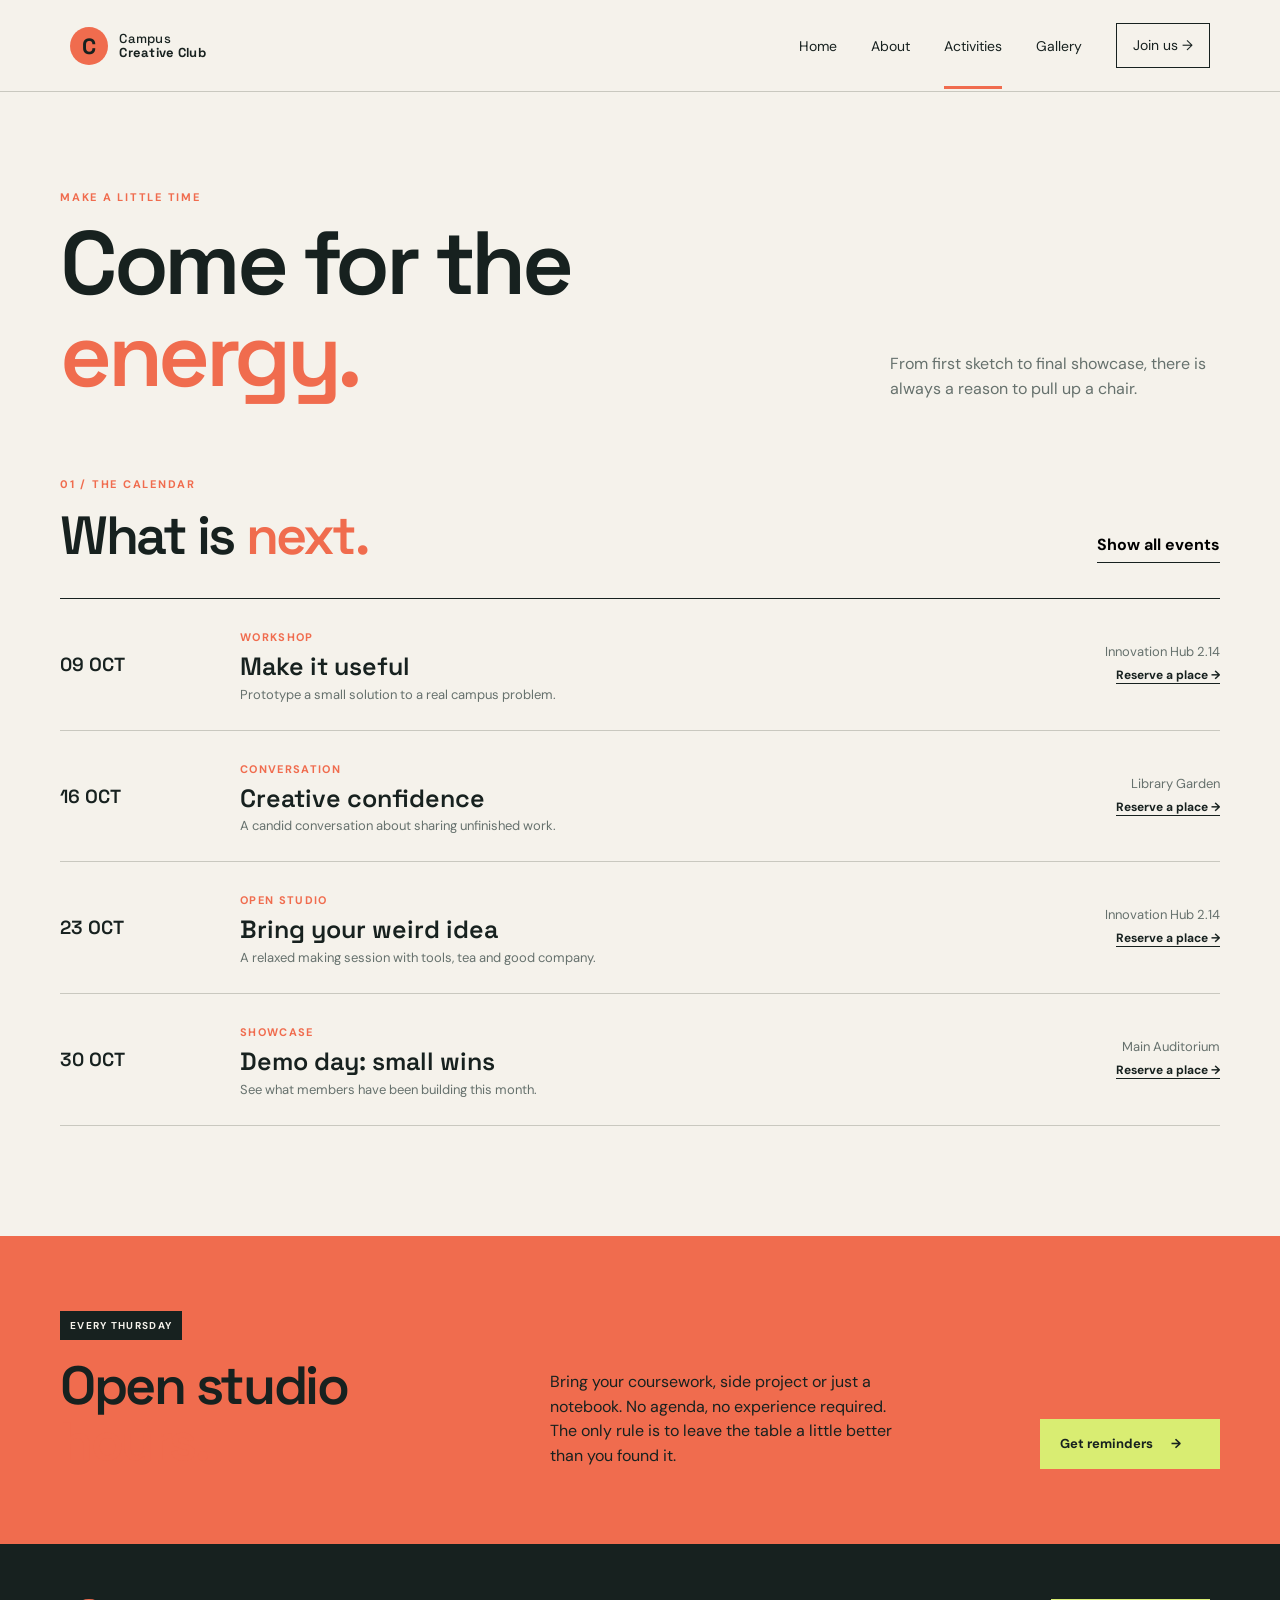
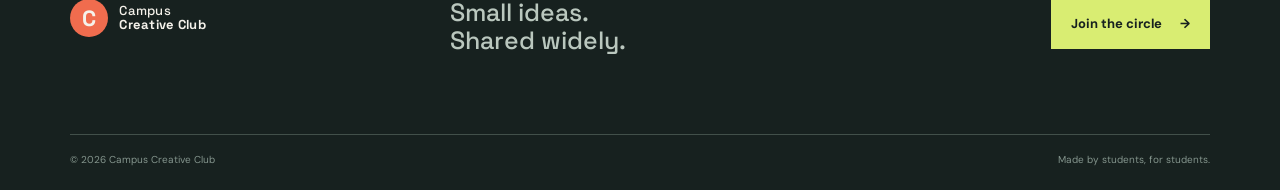
<file: activities.html>
<!doctype html>
<html lang="en">
  <head>
    <meta charset="utf-8" />
    <meta name="viewport" content="width=device-width, initial-scale=1" />
    <meta
      name="description"
      content="Upcoming activities and events at the Campus Creative Club"
    />
    <title>Activities &amp; events | Campus Creative Club</title>
    <link rel="preconnect" href="https://fonts.googleapis.com" />
    <link rel="preconnect" href="https://fonts.gstatic.com" crossorigin />
    <link
      href="https://fonts.googleapis.com/css2?family=DM+Sans:wght@400;500;700&family=Space+Grotesk:wght@400;500;600;700&display=swap"
      rel="stylesheet"
    />
    <link rel="stylesheet" href="assets/css/styles.css" />
  </head>
  <body>
    <header class="site-header">
      <a class="brand" href="index.html"
        ><span class="brand-mark">C</span
        ><span>Campus<br /><strong>Creative Club</strong></span></a
      ><button
        class="menu-toggle"
        id="menuToggle"
        aria-label="Toggle navigation"
        aria-expanded="false"
      >
        <span></span><span></span>
      </button>
      <nav class="site-nav" id="siteNav">
        <a href="index.html">Home</a><a href="about.html">About</a
        ><a class="active" href="activities.html">Activities</a
        ><a href="gallery.html">Gallery</a
        ><a class="nav-join" href="join.html"
          >Join us <span aria-hidden="true">&rarr;</span></a
        >
      </nav>
    </header>
    <main>
      <section class="page-hero container compact">
        <div>
          <p class="eyebrow">Make a little time</p>
          <h1>Come for the<br /><em>energy.</em></h1>
        </div>
        <p class="page-lede">
          From first sketch to final showcase, there is always a reason to pull
          up a chair.
        </p>
      </section>
      <section class="events-section container">
        <div class="section-heading">
          <div>
            <div class="section-label">01 / The calendar</div>
            <h2>What is <em>next.</em></h2>
          </div>
          <button class="filter-button" id="showAllButton" type="button">
            Show all events
          </button>
        </div>
        <div id="eventList" class="event-list" aria-live="polite"></div>
      </section>
      <section class="highlight-band">
        <div class="container highlight-grid">
          <div>
            <span class="tag tag-dark">Every Thursday</span>
            <h2>Open studio<br /><em>hours.</em></h2>
          </div>
          <p>
            Bring your coursework, side project or just a notebook. No agenda,
            no experience required. The only rule is to leave the table a little
            better than you found it.
          </p>
          <a class="button button-light" href="join.html"
            >Get reminders <span aria-hidden="true">&rarr;</span></a
          >
        </div>
      </section>
    </main>
    <footer class="site-footer">
      <div class="footer-main">
        <a class="brand footer-brand" href="index.html"
          ><span class="brand-mark">C</span
          ><span>Campus<br /><strong>Creative Club</strong></span></a
        >
        <p>Small ideas.<br />Shared widely.</p>
        <a class="button button-light" href="join.html"
          >Join the circle <span aria-hidden="true">&rarr;</span></a
        >
      </div>
      <div class="footer-bottom">
        <span>&copy; <span id="year">2026</span> Campus Creative Club</span
        ><span>Made by students, for students.</span>
      </div>
    </footer>
    <script src="assets/js/script.js"></script>
  </body>
</html>
</file>
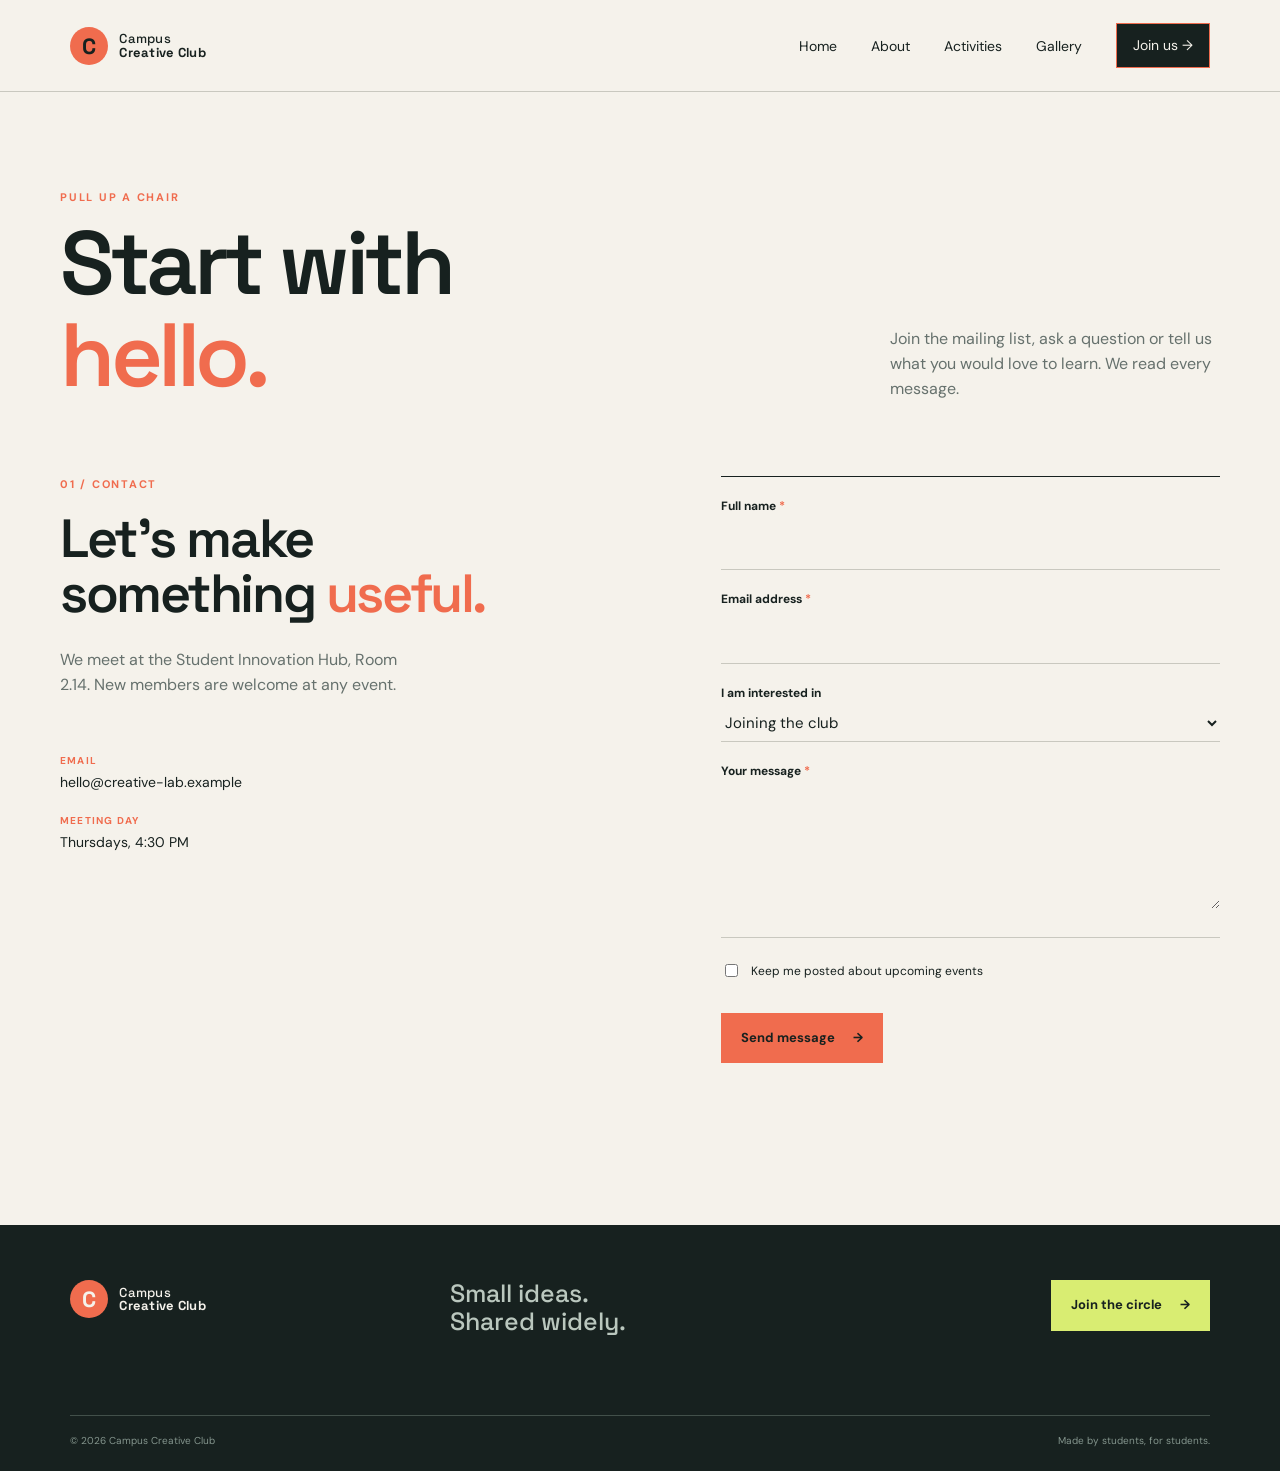
<file: join.html>
<!doctype html>
<html lang="en">
  <head>
    <meta charset="utf-8" />
    <meta name="viewport" content="width=device-width, initial-scale=1" />
    <meta
      name="description"
      content="Join or contact the Campus Creative Club"
    />
    <title>Join or contact us | Campus Creative Club</title>
    <link rel="preconnect" href="https://fonts.googleapis.com" />
    <link rel="preconnect" href="https://fonts.gstatic.com" crossorigin />
    <link
      href="https://fonts.googleapis.com/css2?family=DM+Sans:wght@400;500;700&family=Space+Grotesk:wght@400;500;600;700&display=swap"
      rel="stylesheet"
    />
    <link rel="stylesheet" href="assets/css/styles.css" />
  </head>
  <body>
    <header class="site-header">
      <a class="brand" href="index.html"
        ><span class="brand-mark">C</span
        ><span>Campus<br /><strong>Creative Club</strong></span></a
      ><button
        class="menu-toggle"
        id="menuToggle"
        aria-label="Toggle navigation"
        aria-expanded="false"
      >
        <span></span><span></span>
      </button>
      <nav class="site-nav" id="siteNav">
        <a href="index.html">Home</a><a href="about.html">About</a
        ><a href="activities.html">Activities</a
        ><a href="gallery.html">Gallery</a
        ><a class="nav-join active" href="join.html"
          >Join us <span aria-hidden="true">&rarr;</span></a
        >
      </nav>
    </header>
    <main>
      <section class="page-hero container compact">
        <div>
          <p class="eyebrow">Pull up a chair</p>
          <h1>Start with<br /><em>hello.</em></h1>
        </div>
        <p class="page-lede">
          Join the mailing list, ask a question or tell us what you would love
          to learn. We read every message.
        </p>
      </section>
      <section class="contact-section container">
        <div class="contact-aside">
          <div class="section-label">01 / Contact</div>
          <h2>Let’s make<br />something <em>useful.</em></h2>
          <p>
            We meet at the Student Innovation Hub, Room 2.14. New members are
            welcome at any event.
          </p>
          <dl>
            <div>
              <dt>Email</dt>
              <dd>hello@creative-lab.example</dd>
            </div>
            <div>
              <dt>Meeting day</dt>
              <dd>Thursdays, 4:30 PM</dd>
            </div>
          </dl>
        </div>
        <form class="join-form" id="joinForm" novalidate>
          <div class="form-row">
            <label for="name">Full name <span>*</span></label
            ><input
              id="name"
              name="name"
              type="text"
              autocomplete="name"
              required
            /><small class="error-message" id="nameError"></small>
          </div>
          <div class="form-row">
            <label for="email">Email address <span>*</span></label
            ><input
              id="email"
              name="email"
              type="email"
              autocomplete="email"
              required
            /><small class="error-message" id="emailError"></small>
          </div>
          <div class="form-row">
            <label for="interest">I am interested in</label
            ><select id="interest" name="interest">
              <option value="Joining the club">Joining the club</option>
              <option value="Attending an event">Attending an event</option>
              <option value="Partnering with the lab">
                Partnering with the lab
              </option>
              <option value="Asking a question">Asking a question</option>
            </select>
          </div>
          <div class="form-row">
            <label for="message">Your message <span>*</span></label
            ><textarea id="message" name="message" rows="5" required></textarea
            ><small class="error-message" id="messageError"></small>
          </div>
          <label class="checkbox-label"
            ><input type="checkbox" id="updates" name="updates" value="yes" />
            Keep me posted about upcoming events</label
          ><button class="button button-primary" type="submit">
            Send message <span aria-hidden="true">&rarr;</span>
          </button>
          <p class="form-status" id="formStatus" role="status"></p>
        </form>
      </section>
    </main>
    <footer class="site-footer">
      <div class="footer-main">
        <a class="brand footer-brand" href="index.html"
          ><span class="brand-mark">C</span
          ><span>Campus<br /><strong>Creative Club</strong></span></a
        >
        <p>Small ideas.<br />Shared widely.</p>
        <a class="button button-light" href="join.html"
          >Join the circle <span aria-hidden="true">&rarr;</span></a
        >
      </div>
      <div class="footer-bottom">
        <span>&copy; <span id="year">2026</span> Campus Creative Club</span
        ><span>Made by students, for students.</span>
      </div>
    </footer>
    <script src="assets/js/script.js"></script>
  </body>
</html>
</file>
<file: assets/css/styles.css>
:root {
  --ink: #17211f;
  --paper: #f5f2eb;
  --coral: #f06c4e;
  --lime: #d9ed72;
  --blue: #a9d9df;
  --line: #c9c8bf;
  --muted: #66716d;
  --display: "Space Grotesk", sans-serif;
  --body: "DM Sans", sans-serif;
}
* {
  box-sizing: border-box;
}
html {
  scroll-behavior: smooth;
}
body {
  margin: 0;
  background: var(--paper);
  color: var(--ink);
  font-family: var(--body);
  line-height: 1.55;
}
a {
  color: inherit;
  text-decoration: none;
}
img {
  display: block;
  width: 100%;
  object-fit: cover;
}
button,
input,
select,
textarea {
  font: inherit;
}
.container {
  width: min(1160px, calc(100% - 80px));
  margin: auto;
}
.site-header {
  height: 92px;
  display: flex;
  align-items: center;
  justify-content: space-between;
  padding: 0 5.5%;
  border-bottom: 1px solid var(--line);
  position: relative;
  z-index: 3;
}
.brand {
  display: flex;
  align-items: center;
  gap: 11px;
  font: 500 13px/1.05 var(--display);
  letter-spacing: 0.02em;
}
.brand strong {
  font-weight: 700;
}
.brand-mark {
  width: 38px;
  height: 38px;
  border-radius: 50%;
  display: grid;
  place-items: center;
  background: var(--coral);
  font: 700 22px var(--display);
}
.site-nav {
  display: flex;
  align-items: center;
  gap: 34px;
  font-size: 14px;
}
.site-nav > a {
  padding: 34px 0 29px;
  border-bottom: 3px solid transparent;
}
.site-nav > a:hover,
.site-nav > a.active {
  border-color: var(--coral);
}
.site-nav .nav-join {
  padding: 11px 16px;
  border: 1px solid var(--ink);
  border-bottom-width: 1px;
}
.site-nav .nav-join:hover,
.site-nav .nav-join.active {
  background: var(--ink);
  color: var(--paper);
}
.menu-toggle {
  display: none;
  background: 0;
  border: 0;
}
.hero {
  width: min(1320px, 90%);
  margin: 72px auto 100px;
  display: grid;
  grid-template-columns: 1fr 1fr;
  gap: 10%;
  align-items: center;
}
.eyebrow,
.section-label {
  font-size: 11px;
  text-transform: uppercase;
  letter-spacing: 0.16em;
  font-weight: 700;
  color: var(--coral);
}
h1,
h2,
h3 {
  font-family: var(--display);
  line-height: 1.03;
  margin: 0;
  font-weight: 600;
}
h1 {
  font-size: clamp(52px, 7vw, 94px);
  letter-spacing: -0.05em;
}
h2 {
  font-size: clamp(36px, 4.2vw, 62px);
  letter-spacing: -0.045em;
}
h3 {
  font-size: 25px;
}
em {
  font-style: normal;
  color: var(--coral);
}
.hero-text {
  max-width: 440px;
  color: var(--muted);
  font-size: 17px;
  margin: 28px 0;
}
.button {
  display: inline-flex;
  align-items: center;
  gap: 18px;
  padding: 14px 19px;
  font-size: 13px;
  font-weight: 700;
  border: 1px solid transparent;
  transition:
    transform 0.2s,
    background 0.2s;
}
.button:hover {
  transform: translateY(-3px);
}
.button-primary {
  background: var(--coral);
  color: var(--ink);
}
.button-primary:hover {
  background: #ff815f;
}
.button-light {
  background: var(--lime);
  color: var(--ink);
}
.button-row {
  display: flex;
  align-items: center;
  gap: 26px;
}
.text-link {
  font-size: 13px;
  font-weight: 700;
  border-bottom: 1px solid currentColor;
  padding-bottom: 3px;
}
.hero-art {
  position: relative;
}
.hero-art img {
  height: 560px;
  filter: saturate(0.8);
}
.floating-note {
  position: absolute;
  bottom: 24px;
  left: -31px;
  background: var(--lime);
  padding: 15px 20px;
  display: flex;
  align-items: center;
  gap: 10px;
  font-size: 12px;
  line-height: 1.3;
  box-shadow: 5px 5px 0 var(--ink);
}
.note-dot {
  width: 9px;
  height: 9px;
  background: var(--coral);
  border-radius: 50%;
}
.intro-band {
  background: var(--blue);
  padding: 72px 8%;
  display: grid;
  grid-template-columns: 1fr 2fr;
  gap: 9%;
}
.intro-grid {
  display: grid;
  grid-template-columns: 1fr 1fr;
  gap: 12%;
}
.intro-grid p {
  margin: 0;
  max-width: 390px;
  color: #344b4d;
}
.feature-section {
  padding: 110px 0;
}
.section-heading {
  display: flex;
  justify-content: space-between;
  align-items: end;
  margin-bottom: 35px;
}
.section-heading h2 {
  margin-top: 15px;
}
.feature-grid {
  display: grid;
  grid-template-columns: 1.5fr 1fr;
  gap: 20px;
}
.feature-card {
  min-height: 420px;
  position: relative;
  overflow: hidden;
}
.feature-card-large img {
  height: 100%;
}
.feature-overlay {
  position: absolute;
  left: 28px;
  bottom: 27px;
  color: var(--paper);
  max-width: 330px;
}
.feature-overlay h3 {
  font-size: 38px;
  margin: 10px 0 6px;
}
.feature-overlay p {
  margin: 0;
}
.feature-card-small {
  padding: 34px;
  background: var(--coral);
  display: flex;
  flex-direction: column;
  justify-content: space-between;
}
.feature-card-small h3 {
  font-size: 34px;
  margin: 17px 0 8px;
}
.feature-card-small p {
  max-width: 270px;
}
.feature-number {
  font: 600 74px var(--display);
  letter-spacing: -0.08em;
}
.tag {
  display: inline-block;
  font-size: 10px;
  font-weight: 700;
  text-transform: uppercase;
  letter-spacing: 0.13em;
  padding: 7px 10px;
  background: var(--lime);
  color: var(--ink);
}
.tag-dark {
  background: var(--ink);
  color: var(--paper);
}
.light-link {
  display: inline-block;
  margin-top: 25px;
}
.quote-section {
  background: var(--ink);
  color: var(--paper);
  padding: 100px 10%;
  text-align: center;
}
.big-quote {
  font: 500 clamp(29px, 4vw, 55px)/1.1 var(--display);
  max-width: 850px;
  margin: 0 auto 25px;
  letter-spacing: -0.04em;
}
.quote-byline {
  font-size: 12px;
  color: #bac7be;
}
.page-hero {
  padding: 86px 0 100px;
  display: flex;
  justify-content: space-between;
  align-items: end;
}
.page-hero.compact {
  padding-bottom: 74px;
}
.page-lede {
  max-width: 330px;
  color: var(--muted);
  margin: 0;
  font-size: 16px;
}
.split-section {
  display: grid;
  grid-template-columns: 1fr 2fr;
  gap: 10%;
  padding-bottom: 100px;
}
.values-grid {
  display: grid;
  grid-template-columns: repeat(3, 1fr);
  gap: 35px;
}
.values-grid h2 {
  font-size: 23px;
  margin-bottom: 17px;
}
.values-grid p {
  color: var(--muted);
  font-size: 14px;
}
.image-break {
  width: 100%;
  height: 480px;
}
.image-break img {
  height: 100%;
}
.committee-section {
  padding: 100px 0;
}
.committee-section .section-heading p {
  max-width: 260px;
  color: var(--muted);
  font-size: 14px;
}
.committee-grid {
  display: grid;
  grid-template-columns: repeat(4, 1fr);
  gap: 30px;
}
.avatar {
  aspect-ratio: 1;
  background: var(--blue);
  display: grid;
  place-items: center;
  font: 600 42px var(--display);
  margin-bottom: 17px;
}
.avatar-2 {
  background: var(--lime);
}
.avatar-3 {
  background: var(--coral);
}
.avatar-4 {
  background: #d8c9dd;
}
.committee-grid h3 {
  font-size: 18px;
}
.committee-grid p {
  font-size: 13px;
  color: var(--muted);
  margin: 3px 0;
}
.events-section {
  padding-bottom: 110px;
}
.filter-button {
  background: transparent;
  border: 0;
  border-bottom: 1px solid var(--ink);
  font-weight: 700;
  padding: 4px 0;
  cursor: pointer;
}
.event-list {
  border-top: 1px solid var(--ink);
}
.event-item {
  display: grid;
  grid-template-columns: 150px 1fr 200px;
  gap: 30px;
  align-items: center;
  padding: 25px 0;
  border-bottom: 1px solid var(--line);
}
.event-date {
  font: 600 19px var(--display);
}
.event-type {
  color: var(--coral);
  font-size: 11px;
  text-transform: uppercase;
  letter-spacing: 0.12em;
  font-weight: 700;
}
.event-item h3 {
  font-size: 25px;
  margin: 5px 0;
}
.event-item p {
  font-size: 13px;
  color: var(--muted);
  margin: 0;
}
.event-action {
  text-align: right;
}
.event-action a {
  font-size: 12px;
  font-weight: 700;
  border-bottom: 1px solid var(--ink);
}
.highlight-band {
  background: var(--coral);
  padding: 75px 0;
}
.highlight-grid {
  display: grid;
  grid-template-columns: 1fr 1fr 180px;
  gap: 8%;
  align-items: end;
}
.highlight-grid h2 {
  margin-top: 18px;
}
.highlight-grid p {
  max-width: 360px;
  margin: 0;
}
.gallery-section {
  padding-bottom: 120px;
}
.gallery-grid {
  display: grid;
  grid-template-columns: 1.1fr 1fr 1fr;
  grid-auto-rows: 285px;
  gap: 18px;
}
.gallery-item {
  margin: 0;
  position: relative;
  overflow: hidden;
}
.gallery-item img {
  height: 100%;
  transition: transform 0.5s;
}
.gallery-item:hover img {
  transform: scale(1.04);
}
.gallery-item figcaption {
  position: absolute;
  bottom: 0;
  left: 0;
  background: var(--paper);
  font-size: 11px;
  padding: 8px 12px;
}
.gallery-tall {
  grid-row: span 2;
}
.gallery-wide {
  grid-column: span 2;
}
.contact-section {
  display: grid;
  grid-template-columns: 1fr 1fr;
  gap: 14%;
  padding-bottom: 120px;
}
.contact-aside h2 {
  margin: 18px 0 27px;
}
.contact-aside > p {
  color: var(--muted);
  max-width: 350px;
}
.contact-aside dl {
  margin-top: 55px;
}
.contact-aside dt {
  font-size: 10px;
  text-transform: uppercase;
  letter-spacing: 0.12em;
  color: var(--coral);
  font-weight: 700;
}
.contact-aside dd {
  margin: 3px 0 20px;
  font-size: 14px;
}
.join-form {
  border-top: 1px solid var(--ink);
}
.form-row {
  padding: 20px 0 5px;
  border-bottom: 1px solid var(--line);
}
.form-row label {
  display: block;
  font-size: 12px;
  font-weight: 700;
  margin-bottom: 8px;
}
.form-row label span {
  color: var(--coral);
}
input,
select,
textarea {
  width: 100%;
  border: 0;
  background: transparent;
  color: var(--ink);
  outline: 0;
  resize: vertical;
  font-size: 15px;
}
select {
  cursor: pointer;
}
.error-message {
  display: block;
  color: #bd3b2e;
  font-size: 11px;
  min-height: 16px;
}
.checkbox-label {
  display: flex;
  align-items: center;
  gap: 10px;
  font-size: 12px;
  margin: 23px 0;
}
.checkbox-label input {
  width: auto;
  accent-color: var(--coral);
}
.join-form .button {
  margin-top: 10px;
}
.form-status {
  font-size: 12px;
  color: var(--coral);
  min-height: 18px;
}
.response-section {
  text-align: center;
  padding: 130px 0 170px;
}
.response-mark {
  display: grid;
  place-items: center;
  width: 62px;
  height: 62px;
  border-radius: 50%;
  background: var(--lime);
  font: 700 31px var(--display);
  margin: 0 auto 28px;
}
.response-section h1 {
  margin: 15px 0 24px;
}
.response-copy {
  max-width: 430px;
  margin: 0 auto 30px;
  color: var(--muted);
}
.site-footer {
  background: var(--ink);
  color: var(--paper);
  padding: 55px 5.5% 22px;
}
.footer-main {
  display: grid;
  grid-template-columns: 1fr 1fr 1fr;
  align-items: start;
  padding-bottom: 80px;
}
.footer-main > p {
  margin: 0;
  color: #bac7be;
  font: 500 25px/1.1 var(--display);
}
.footer-main .button {
  justify-self: end;
}
.footer-bottom {
  border-top: 1px solid #42504a;
  padding-top: 17px;
  display: flex;
  justify-content: space-between;
  font-size: 10px;
  color: #84958d;
}
.reveal {
  animation: rise 0.8s both;
}
.delay-1 {
  animation-delay: 0.15s;
}
@keyframes rise {
  from {
    opacity: 0;
    transform: translateY(20px);
  }
  to {
    opacity: 1;
    transform: none;
  }
}
@media (max-width: 750px) {
  .container {
    width: calc(100% - 40px);
  }
  .site-header {
    height: 75px;
    padding: 0 20px;
  }
  .menu-toggle {
    display: flex;
    flex-direction: column;
    gap: 5px;
  }
  .menu-toggle span {
    width: 22px;
    height: 2px;
    background: var(--ink);
  }
  .site-nav {
    display: none;
    position: absolute;
    top: 75px;
    left: 0;
    right: 0;
    background: var(--paper);
    padding: 12px 20px 22px;
    flex-direction: column;
    align-items: stretch;
    gap: 0;
    border-bottom: 1px solid var(--line);
  }
  .site-nav.open {
    display: flex;
  }
  .site-nav > a {
    padding: 13px 0;
  }
  .site-nav .nav-join {
    padding: 12px;
  }
  .hero {
    width: calc(100% - 40px);
    grid-template-columns: 1fr;
    gap: 44px;
    margin: 50px auto 70px;
  }
  .hero-art img {
    height: 350px;
  }
  .floating-note {
    left: 12px;
  }
  .intro-band {
    padding: 55px 20px;
    display: block;
  }
  .intro-grid {
    display: block;
  }
  .intro-grid h2 {
    margin: 17px 0 25px;
  }
  .feature-section {
    padding: 70px 0;
  }
  .section-heading {
    align-items: start;
    gap: 20px;
    flex-direction: column;
  }
  .feature-grid {
    grid-template-columns: 1fr;
  }
  .feature-card {
    min-height: 340px;
  }
  .feature-card-small {
    min-height: 310px;
  }
  .quote-section {
    padding: 70px 25px;
  }
  .page-hero {
    padding: 58px 0 65px;
    display: block;
  }
  .page-lede {
    margin-top: 28px;
  }
  .split-section,
  .contact-section {
    display: block;
    padding-bottom: 70px;
  }
  .values-grid {
    grid-template-columns: 1fr;
    gap: 25px;
    margin-top: 30px;
  }
  .image-break {
    height: 270px;
  }
  .committee-section {
    padding: 70px 0;
  }
  .committee-grid {
    grid-template-columns: 1fr 1fr;
    gap: 28px 15px;
  }
  .event-item {
    grid-template-columns: 82px 1fr;
    gap: 15px;
  }
  .event-action {
    grid-column: 2;
    text-align: left;
  }
  .highlight-grid {
    display: block;
  }
  .highlight-grid p {
    margin: 30px 0;
  }
  .gallery-section {
    padding-bottom: 70px;
  }
  .gallery-grid {
    grid-template-columns: 1fr 1fr;
    grid-auto-rows: 190px;
    gap: 10px;
  }
  .gallery-tall {
    grid-row: span 2;
  }
  .gallery-wide {
    grid-column: span 2;
  }
  .contact-aside {
    margin-bottom: 55px;
  }
  .footer-main {
    display: block;
    padding-bottom: 50px;
  }
  .footer-main > p {
    margin: 35px 0;
  }
  .footer-main .button {
    justify-self: auto;
  }
  .footer-bottom {
    display: block;
  }
  .footer-bottom span {
    display: block;
    margin-top: 8px;
  }
}
</file>
